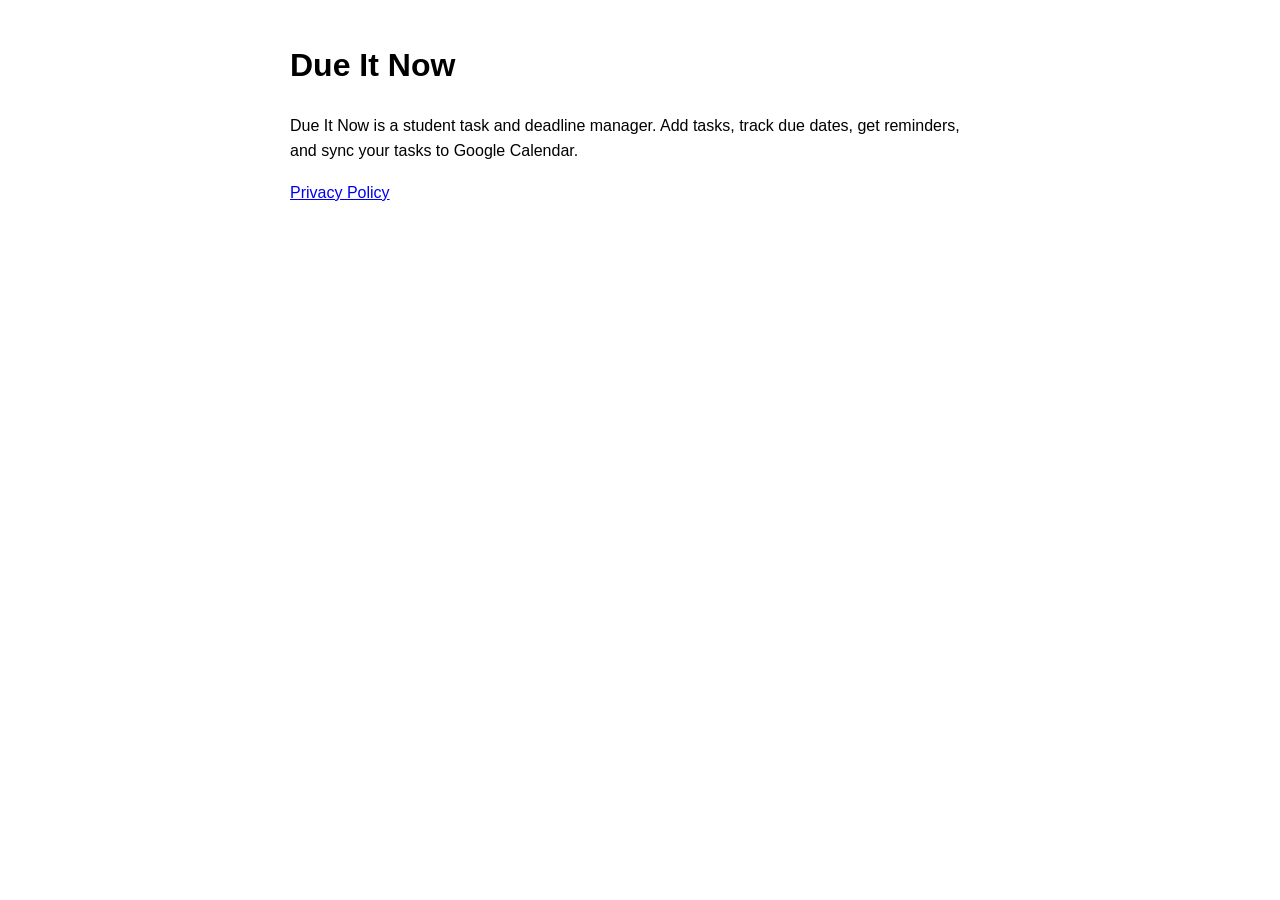
<file: index.html>
<!DOCTYPE html>
<html lang="en">
<head>
  <meta charset="UTF-8">
  <meta name="viewport" content="width=device-width, initial-scale=1">
  <title>Due It Now</title>
</head>
<body style="font-family:Arial,sans-serif;max-width:700px;margin:40px auto;padding:0 16px;line-height:1.6">
  <h1>Due It Now</h1>
  <p>Due It Now is a student task and deadline manager. Add tasks, track due dates, get reminders, and sync your tasks to Google Calendar.</p>
  <p><a href="privacy.html">Privacy Policy</a></p>
</body>
</html>
</file>
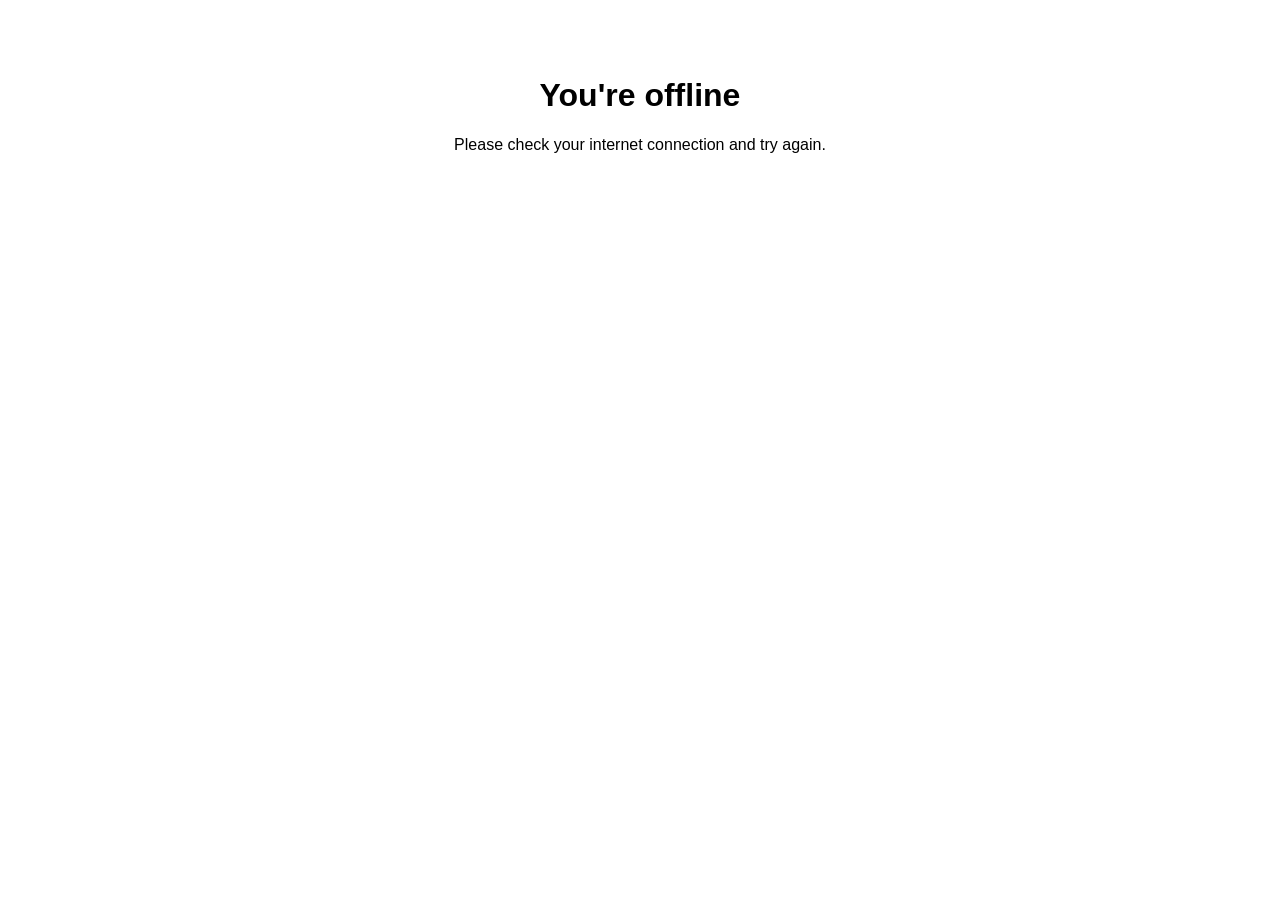
<file: offline.html>
<!DOCTYPE html>
   <html lang="en">
   <head>
     <meta charset="UTF-8">
     <meta name="viewport" content="width=device-width, initial-scale=1">
     <title>Offline – Due It Now</title>
   </head>
   <body style="font-family: sans-serif; text-align: center; padding: 3rem;">
     <h1>You're offline</h1>
     <p>Please check your internet connection and try again.</p>
   </body>
   </html>
</file>
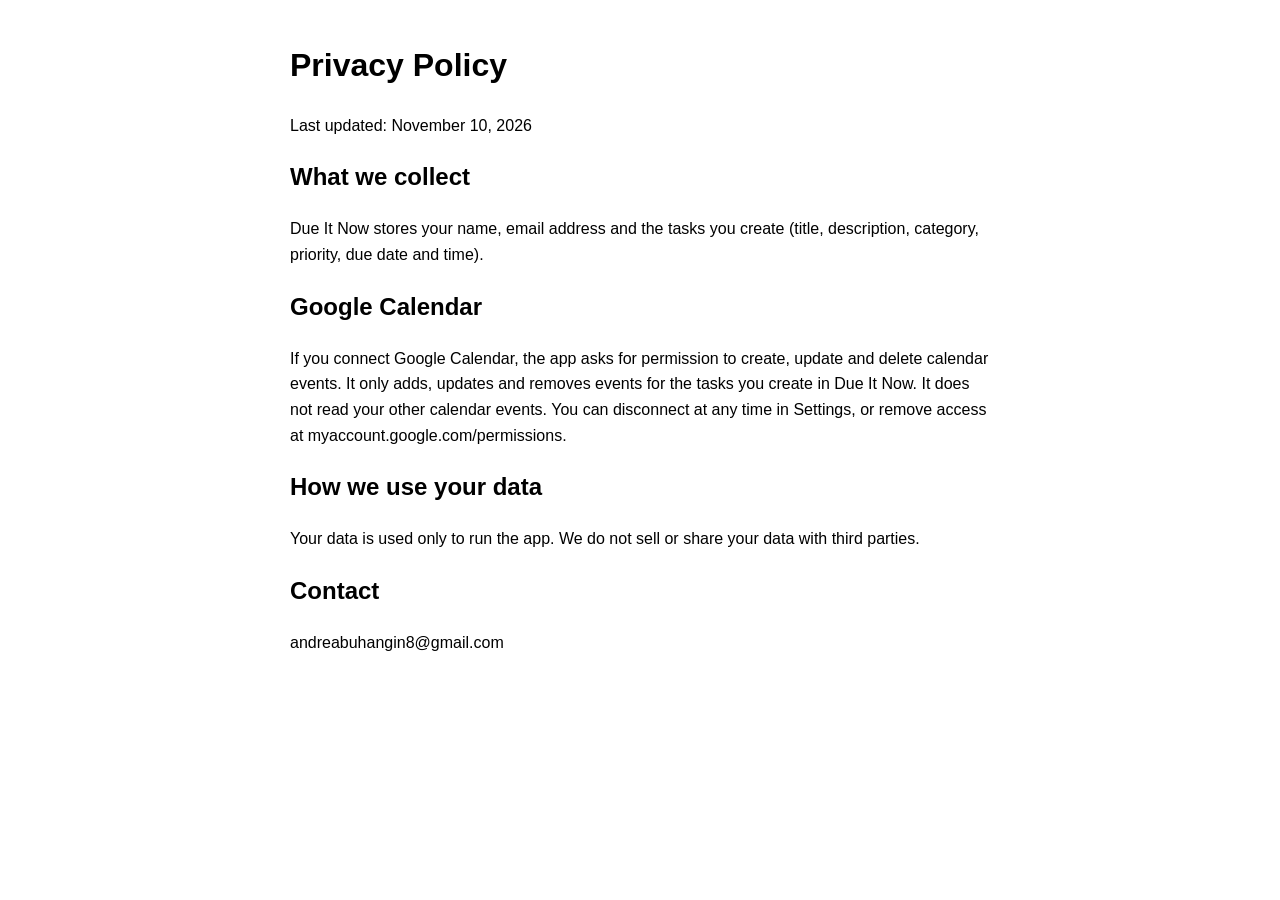
<file: privacy.html>
<!DOCTYPE html>
<html lang="en">
<head>
  <meta charset="UTF-8">
  <meta name="viewport" content="width=device-width, initial-scale=1">
  <title>Privacy Policy - Due It Now</title>
</head>
<body style="font-family:Arial,sans-serif;max-width:700px;margin:40px auto;padding:0 16px;line-height:1.6">
  <h1>Privacy Policy</h1>
  <p>Last updated: November 10, 2026</p>
  <h2>What we collect</h2>
  <p>Due It Now stores your name, email address and the tasks you create (title, description, category, priority, due date and time).</p>
  <h2>Google Calendar</h2>
  <p>If you connect Google Calendar, the app asks for permission to create, update and delete calendar events. It only adds, updates and removes events for the tasks you create in Due It Now. It does not read your other calendar events. You can disconnect at any time in Settings, or remove access at myaccount.google.com/permissions.</p>
  <h2>How we use your data</h2>
  <p>Your data is used only to run the app. We do not sell or share your data with third parties.</p>
  <h2>Contact</h2>
  <p>andreabuhangin8@gmail.com</p>
</body>
</html>
</file>
